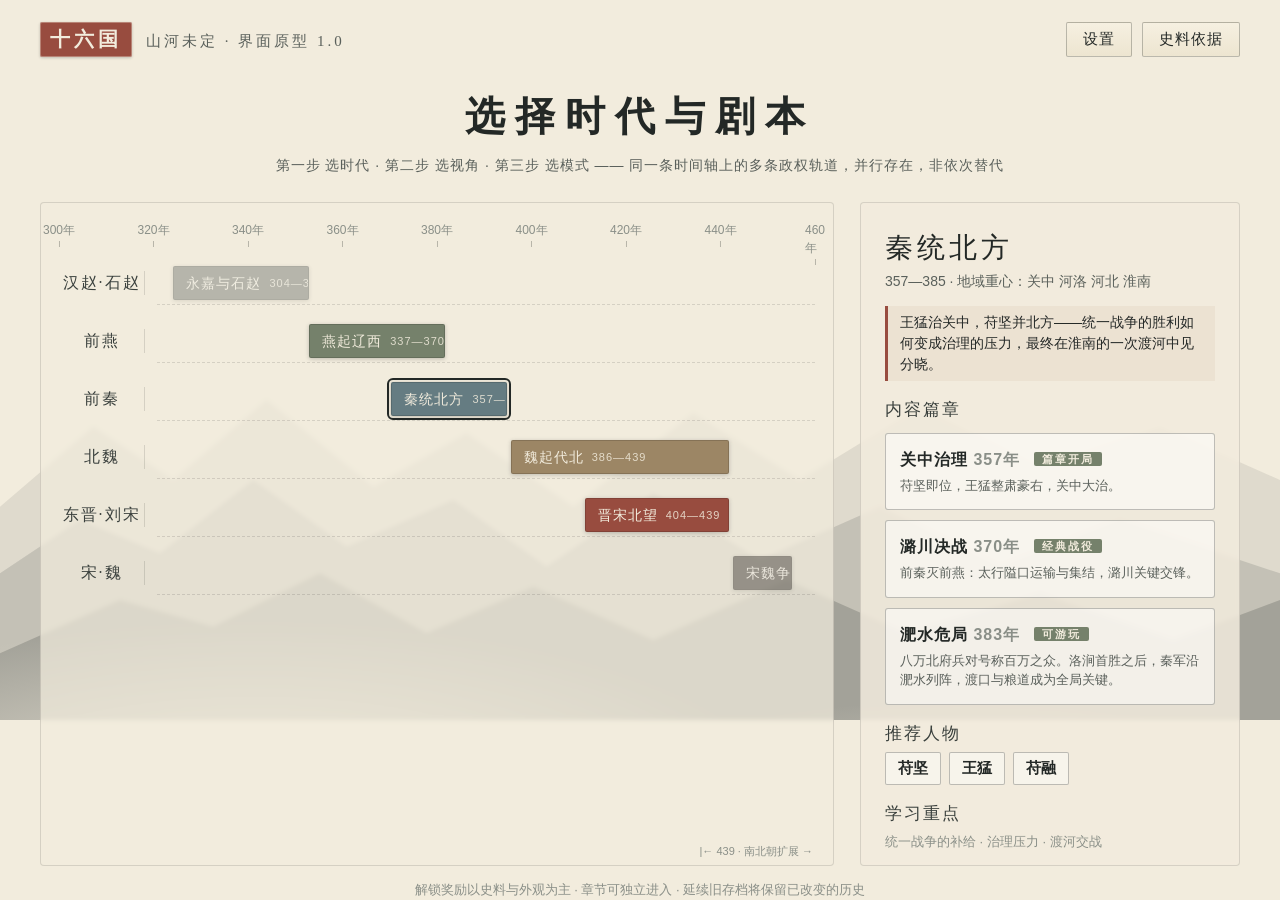
<file: index.html>
<!DOCTYPE html>
<html lang="zh-CN">
<head>
<meta charset="UTF-8">
<meta name="viewport" content="width=device-width, initial-scale=1.0">
<title>十六国 · 山河未定 — 3D界面原型</title>
<link rel="stylesheet" href="css/main.css">
</head>
<body data-uiscale="100">

<!-- ══════════ 时代与剧本选择 ══════════ -->
<section id="screen-chapter" class="screen active">
  <div class="ink-bg" aria-hidden="true">
    <svg class="ink-mountains" viewBox="0 0 1920 1080" preserveAspectRatio="xMidYMax slice">
      <g class="m-far">
        <path d="M0,760 L140,640 260,720 400,600 560,730 700,650 860,760 1040,620 1200,720 1380,610 1560,700 1740,640 1920,720 1920,1080 0,1080 Z"/>
      </g>
      <g class="m-mid">
        <path d="M0,860 L120,780 240,830 380,720 520,820 680,750 820,850 980,740 1140,840 1320,760 1500,850 1680,780 1920,860 1920,1080 0,1080 Z"/>
      </g>
      <g class="m-near">
        <path d="M0,980 L180,900 320,940 480,860 640,950 800,880 980,960 1180,870 1360,950 1560,890 1760,960 1920,900 1920,1080 0,1080 Z"/>
      </g>
    </svg>
    <div class="mist"></div>
  </div>

  <header class="ch-head">
    <div class="brand">
      <span class="seal">十六国</span>
      <span class="brand-sub">山河未定 · 界面原型 1.0</span>
    </div>
    <div class="ch-head-right">
      <button class="btn btn-ghost" id="btn-settings">设置</button>
      <button class="btn btn-ghost" id="btn-about">史料依据</button>
    </div>
  </header>

  <div class="ch-title">
    <h1>选择时代与剧本</h1>
    <p class="ch-title-sub">第一步 选时代 · 第二步 选视角 · 第三步 选模式 —— 同一条时间轴上的多条政权轨道，并行存在，非依次替代</p>
  </div>

  <div class="ch-body">
    <!-- 多轨时间轴 -->
    <div class="timeline-wrap">
      <div class="timeline-ruler" id="tl-ruler"></div>
      <div class="timeline-tracks" id="tl-tracks"></div>
      <div class="tl-ext-mark" title="439年以后为南北朝扩展">|← 439 · 南北朝扩展 →</div>
    </div>

    <div class="ch-detail" id="ch-detail">
      <div class="ch-detail-empty">
        <p>点击上方政权轨道上的篇章，查看剧本详情</p>
        <p class="dim">时代框架覆盖 304—439 年的十六国；淝水切片可直接游玩</p>
      </div>
    </div>
  </div>

  <footer class="ch-foot">
    <p class="dim">解锁奖励以史料与外观为主 · 章节可独立进入 · 延续旧存档将保留已改变的历史</p>
  </footer>
</section>

<!-- ══════════ 战略主界面 ══════════ -->
<section id="screen-strategy" class="screen">
  <div id="map-wrap">
    <canvas id="gl"></canvas>
    <div id="map-labels"></div>
    <div id="map-vignette"></div>

    <div id="breadcrumb">
      <span class="crumb" data-level="world">天下</span><i>／</i><span class="crumb" data-level="theater">淮南</span><i>／</i><span class="crumb" data-level="site">寿阳</span>
      <span class="bc-hint" id="bc-hint">滚轮缩放 · 中键拖拽 · Q/E 旋转 · Home 复位北向</span>
    </div>

    <div id="map-hud-right">
      <div class="hud-layer-btns">
        <button class="hud-btn active" id="hud-terrain" title="地形属性层">地</button>
        <button class="hud-btn" id="hud-supply" title="粮道与补给层">粮</button>
        <button class="hud-btn" id="hud-intel" title="情报状态层">侦</button>
        <button class="hud-btn" id="hud-weather" title="季节与天气层">候</button>
      </div>
      <div class="hud-legend" id="hud-legend"></div>
    </div>

    <div id="minimap">
      <div class="mm-title">小地图 · 天下</div>
      <canvas id="mm-canvas" width="200" height="128"></canvas>
      <div class="mm-rect" id="mm-rect"></div>
    </div>

    <div id="settle-overlay" class="hidden">
      <div class="settle-card">
        <h3>回合结算 <span class="dim" id="settle-turn"></span></h3>
        <div class="settle-log" id="settle-log"></div>
        <div class="settle-actions">
          <button class="btn btn-ghost" id="settle-skip">跳过动画</button>
          <button class="btn btn-primary" id="settle-done">继续筹划</button>
        </div>
      </div>
    </div>
  </div>

  <!-- 顶部状态栏 72px -->
  <header id="topbar">
    <div class="tb-brand">
      <span class="seal">十六国</span>
      <span class="tb-sub">山河未定</span>
    </div>
    <div class="tb-date">
      <span id="tb-year">383年</span><span class="tb-season" id="tb-season">秋</span>
      <span class="tb-div">·</span>
      <span id="tb-faction" class="fac-jin">东晋</span>
      <span class="tb-div">·</span>
      <span id="tb-phase">筹划阶段</span>
      <span class="tb-div">·</span>
      <span id="tb-turn" class="dim">第1回合</span>
    </div>
    <div class="tb-res" id="tb-res">
      <div class="res" id="res-grain" tabindex="0">
        <svg viewBox="0 0 24 24" class="res-ico"><path d="M12 3c-2 3-6 4-6 9a6 6 0 0 0 12 0c0-5-4-6-6-9Zm0 16v-6m-3 3 3-3 3 3" fill="none" stroke="currentColor" stroke-width="1.6" stroke-linecap="round" stroke-linejoin="round"/></svg>
        <b id="res-grain-v">12,400</b><span class="res-unit">石 · 粮秣</span>
      </div>
      <div class="res" id="res-gold" tabindex="0">
        <svg viewBox="0 0 24 24" class="res-ico"><circle cx="12" cy="12" r="8" fill="none" stroke="currentColor" stroke-width="1.6"/><path d="M9 9h6m-6 3h6m-3-3v8" stroke="currentColor" stroke-width="1.6" stroke-linecap="round" fill="none"/></svg>
        <b id="res-gold-v">3,800</b><span class="res-unit">钱 · 库帑</span>
      </div>
      <div class="res" id="res-troops" tabindex="0">
        <svg viewBox="0 0 24 24" class="res-ico"><path d="M5 21v-8l7-5 7 5v8h-5v-5h-4v5Z" fill="none" stroke="currentColor" stroke-width="1.6" stroke-linejoin="round"/></svg>
        <b id="res-troops-v">9,500</b><span class="res-unit">人 · 可用兵力</span>
      </div>
      <div class="res res-todo" id="res-todo" tabindex="0">
        <svg viewBox="0 0 24 24" class="res-ico"><rect x="5" y="4" width="14" height="17" rx="1.5" fill="none" stroke="currentColor" stroke-width="1.6"/><path d="M9 2h6v4H9zM8.5 11l2 2 4-4M8.5 16.5l2 2 4-4" fill="none" stroke="currentColor" stroke-width="1.6" stroke-linecap="round" stroke-linejoin="round"/></svg>
        <b id="res-todo-v">3</b><span class="res-unit">待办</span>
      </div>
    </div>
    <div class="tb-btns">
      <button class="btn btn-ghost tb-ico" id="btn-save" title="存档">存</button>
      <button class="btn btn-ghost tb-ico" id="btn-settings2" title="设置">设</button>
      <button class="btn btn-ghost tb-ico" id="btn-tochapter" title="返回时代选择">时</button>
    </div>
  </header>

  <!-- 左侧地域栏 240px -->
  <aside id="left-panel">
    <div class="lp-tabs">
      <button class="lp-tab active" data-tab="region">地域</button>
      <button class="lp-tab" data-tab="legion">军团</button>
      <button class="lp-tab" data-tab="todo">待办</button>
      <button class="lp-fold" id="lp-fold" title="折叠">〈</button>
    </div>
    <div class="lp-body" id="lp-body"></div>
  </aside>
  <button id="lp-unfold" class="hidden" title="展开地域栏">〉</button>

  <!-- 右侧情报栏 340px -->
  <aside id="right-panel">
    <div class="rp-tabs">
      <button class="rp-tab active" data-tab="intel">侦报</button>
      <button class="rp-tab" data-tab="council">军议</button>
      <button class="rp-tab" data-tab="log">军需</button>
    </div>
    <div class="rp-body" id="rp-body"></div>
  </aside>

  <!-- 底部命令栏 136px -->
  <footer id="command-bar">
    <div class="cb-context" id="cb-context">未选中对象 —— 点击地图中的城池或军团</div>
    <div class="cb-btns" id="cb-btns"></div>
    <div class="cb-note" id="cb-note"></div>
  </footer>

  <!-- 推进回合 -->
  <button id="end-turn">
    <span class="et-main">推进回合</span>
    <span class="et-sub" id="et-sub">先检查待处理军令</span>
  </button>
  <div id="et-preview" class="hidden"></div>
</section>

<!-- ══════════ 即时交锋 ══════════ -->
<section id="screen-battle" class="screen">
  <div id="bt-wrap">
    <canvas id="bt-gl"></canvas>
    <div id="bt-labels"></div>
  </div>
  <!-- 上方目标条 -->
  <header id="bt-topbar">
    <div class="bt-goal">
      <span class="bt-goal-label">任务</span>
      <span id="bt-goal-text">护送运输队通过淝水渡口</span>
      <span class="bt-goal-stage" id="bt-stage">第一阶段 · 接敌</span>
    </div>
    <div class="bt-goal-opt" id="bt-goal-opt">可选 · 保存辎重过半 · 伤员撤离</div>
    <div class="bt-clock">
      <button class="btn bt-speed" data-speed="0">暂停 (空格)</button>
      <button class="btn bt-speed" data-speed="0.5">0.5×</button>
      <button class="btn bt-speed active" data-speed="1">1×</button>
      <button class="btn bt-speed" data-speed="2">2×</button>
      <span id="bt-timer">00:00</span>
    </div>
  </header>
  <!-- 侧边军情 最多两条 -->
  <aside id="bt-intel">
    <div class="bt-intel-title">军情</div>
    <div id="bt-intel-list"></div>
  </aside>
  <!-- 下方部队栏 -->
  <footer id="bt-unitbar">
    <div id="bt-units"></div>
  </footer>
  <!-- 右侧命令区 -->
  <aside id="bt-commands">
    <div class="btc-title" id="btc-title">军令 —— 刘牢之 · 护粮都督</div>
    <div id="btc-btns"></div>
    <div class="btc-note" id="btc-note">统一控制队伍，不逐兵操作。命令将显示「已收到/正在执行/受阻」。</div>
    <div class="btc-scope">
      <label><input type="checkbox" id="bt-takeover" checked> 以现场将领视角接管（遵守其视野与权限，无全图情报）</label>
    </div>
    <button class="btn btn-danger" id="bt-retreat-all">全军撤退</button>
  </aside>
  <div id="bt-result" class="hidden">
    <div class="btr-card">
      <h3 id="btr-title">交锋结束</h3>
      <div id="btr-body"></div>
      <button class="btn btn-primary" id="btr-ok">查看战报</button>
    </div>
  </div>
</section>

<!-- ══════════ 覆盖层：城池 / 军团 / 军议 / 战报 / 人物 ══════════ -->
<div id="overlay-root"></div>
<div id="toast-root"></div>
<div id="fader"></div>

<!-- 设置 -->
<div id="modal-settings" class="modal hidden">
  <div class="modal-card">
    <h3>设置</h3>
    <div class="set-row"><span>界面缩放</span>
      <div class="seg" id="seg-uiscale">
        <button data-v="100" class="active">100%</button><button data-v="125">125%</button><button data-v="150">150%</button>
      </div>
    </div>
    <div class="set-row"><span>减少动态效果</span><label class="switch"><input type="checkbox" id="set-reduce"><i></i></label></div>
    <div class="set-row"><span>高对比地图</span><label class="switch"><input type="checkbox" id="set-hicon"><i></i></label></div>
    <div class="set-row"><span>提示音</span><label class="switch"><input type="checkbox" id="set-sound" checked><i></i></label></div>
    <div class="set-row"><span>镜头转场</span>
      <div class="seg" id="seg-cam">
        <button data-v="fast" class="active">即时</button><button data-v="anim">0.4—0.8秒</button>
      </div>
    </div>
    <div class="set-keys">
      <b>键位</b> 滚轮缩放 · 中键拖拽 · Q/E 旋转 · Home 复位北向 · Esc 返回上层 · 空格 战术暂停
    </div>
    <div class="modal-actions"><button class="btn btn-primary" id="set-close">关闭</button></div>
  </div>
</div>

<!-- 史料依据 -->
<div id="modal-about" class="modal hidden">
  <div class="modal-card modal-wide">
    <h3>史料依据与界面原型说明</h3>
    <div class="about-body">
      <p>本原型依据《五胡十六国游戏3D界面与内容扩展设计方案》制作，为<b>阶段一「界面骨架」+ 阶段三「可玩闭环」切片</b>：时代选择、战区、城池、军议、战斗、战报六个关键页面完整可走通。</p>
      <p>时代框架覆盖 304—439 年；439 年后标注为南北朝扩展。刘宋自 420 年开始，刘裕此前事迹仍显示东晋身份。王猛卒于 375 年，383 年军议中不会作为在场谋士发言。</p>
      <p class="dim">界面数值均为交互占位，不代表真实历史兵力与地理；战役机制属于游戏设计，不等同于史料原文。正式制作需另行考据。</p>
    </div>
    <div class="modal-actions"><button class="btn btn-primary" id="about-close">关闭</button></div>
  </div>
</div>

<script>window.__errs = []; window.onerror = function (m, s, l, c) { window.__errs.push(m + ' @' + (s || '').split('/').pop() + ':' + l + ':' + c); return false; };</script>
<script src="js/lib/three.min.js"></script>
<script src="js/data.js"></script>
<script src="js/state.js"></script>
<script src="js/audio.js"></script>
<script src="js/map3d.js"></script>
<script src="js/battle.js"></script>
<script src="js/ui.js"></script>
<script src="js/main.js"></script>
</body>
</html>
</file>
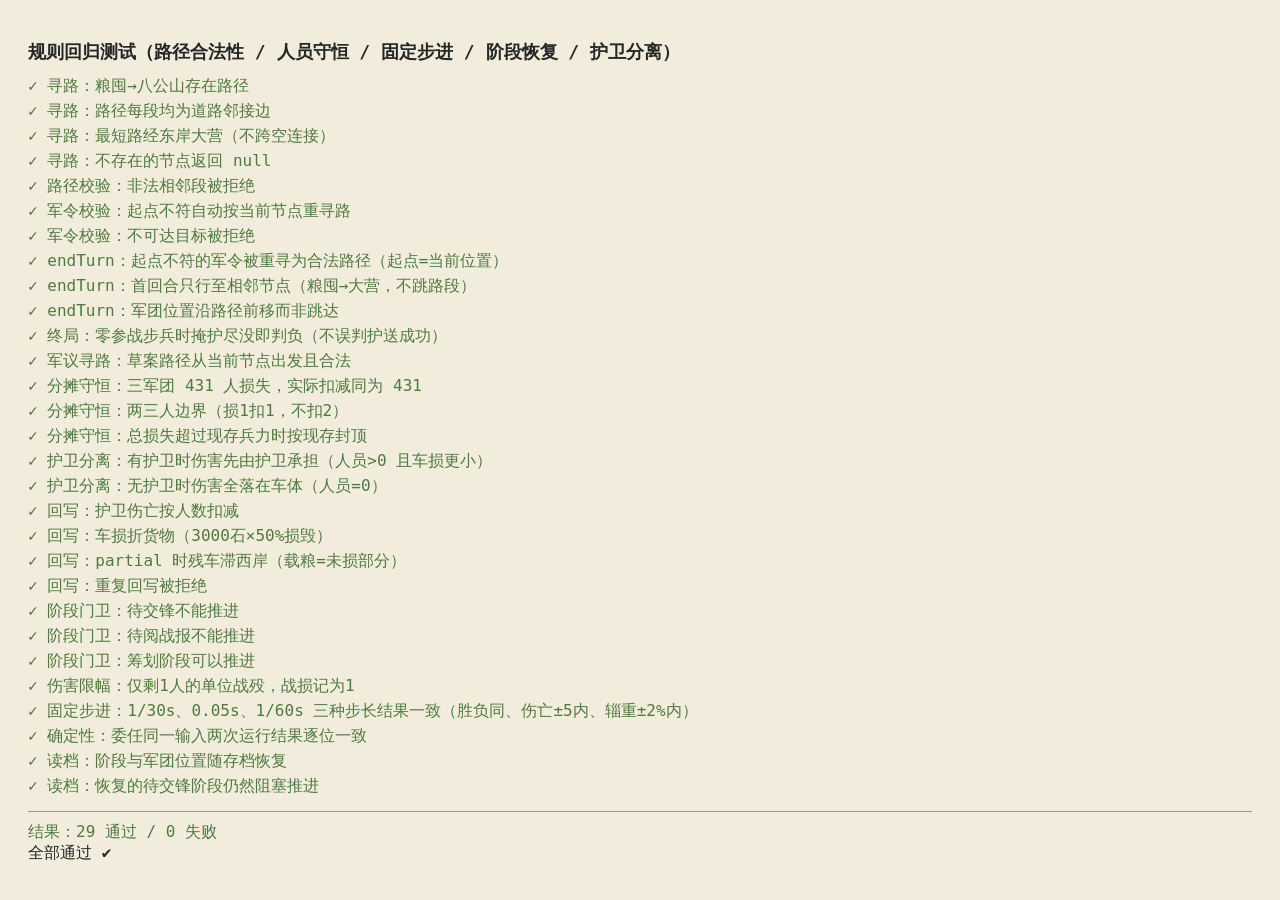
<file: test/regression.html>
<!DOCTYPE html>
<html lang="zh-CN">
<head>
<meta charset="UTF-8">
<title>十六国 · 山河未定 — 规则回归测试</title>
<style>
  body { font-family: Consolas, "Microsoft YaHei", monospace; background: #F2ECDD; color: #232826; padding: 20px; }
  h1 { font-size: 18px; }
  .pass { color: #4E7A3F; }
  .fail { color: #984C3F; font-weight: bold; }
  .case { margin: 4px 0; }
  #summary { margin-top: 14px; font-size: 16px; border-top: 1px solid #999; padding-top: 10px; }
</style>
</head>
<body>
<h1>规则回归测试（路径合法性 / 人员守恒 / 固定步进 / 阶段恢复 / 护卫分离）</h1>
<div id="out"></div>
<div id="summary">运行中…</div>
<script src="../js/data.js"></script>
<script src="../js/state.js"></script>
<script src="../js/battle.js"></script>
<script src="regression.js"></script>
</body>
</html>
</file>
<file: css/main.css>
/* ═══════════════════════════════════════════════════════════
   十六国 · 山河未定 — 纸面水墨 UI
   色板: 纸白#F2ECDD 墨#232826 石青#657C82 草木#75816B 土#9C8665 朱砂#984C3F
   基准画布 1920×1080: 顶栏72px 左栏240px 右栏340px 底栏136px
   ═══════════════════════════════════════════════════════════ */

:root {
  --paper: #F2ECDD;
  --paper-2: #EAE2CE;
  --paper-3: #E1D7BE;
  --ink: #232826;
  --ink-2: #3A403D;
  --ink-3: #5A605B;
  --ink-dim: #8A8F88;
  --shiqing: #657C82;
  --caomu: #75816B;
  --tu: #9C8665;
  --zhusha: #984C3F;
  --zhusha-2: #B25E4E;
  --jing: #984C3F;      /* 东晋 · 朱砂 */
  --qin: #657C82;       /* 前秦 · 石青 */
  --yan: #75816B;       /* 前燕 · 草木 */
  --wei: #9C8665;       /* 北魏 · 土 */
  --song: #4A4438;      /* 刘宋 · 玄墨 */
  --line: rgba(35,40,38,.28);
  --line-2: rgba(35,40,38,.14);
  --shadow: 0 2px 14px rgba(35,40,38,.14);
  --f-title: "KaiTi","STKaiti","楷体","Noto Serif SC",serif;
  --f-body: "Microsoft YaHei","PingFang SC","Noto Sans SC",sans-serif;
}
/* UI 缩放：界面栏整体缩放，地图不受影响 */
:root { --uis: 1; }
body[data-uiscale="125"] { --uis: 1.25; }
body[data-uiscale="150"] { --uis: 1.5; }
#topbar { zoom: var(--uis); width: calc(100vw / var(--uis)); }
#left-panel { zoom: var(--uis); }
#right-panel { zoom: var(--uis); }
#command-bar { zoom: var(--uis); width: calc(100vw / var(--uis)); }
#end-turn { zoom: var(--uis); }
#et-preview { zoom: var(--uis); }
#minimap { zoom: var(--uis); }
#breadcrumb { zoom: var(--uis); }
#map-hud-right { zoom: var(--uis); }
#lp-unfold { zoom: var(--uis); }

* { margin:0; padding:0; box-sizing:border-box; }
html,body { height:100%; overflow:hidden; }
body {
  font-family: var(--f-body);
  color: var(--ink);
  background: var(--paper);
  font-size: 16px;
  line-height: 1.5;
  user-select: none;
}
button { font-family: inherit; color: inherit; background:none; border:none; cursor:pointer; }
button:focus-visible, [tabindex]:focus-visible { outline: 2px solid var(--zhusha); outline-offset: 2px; }
.dim { color: var(--ink-dim); }
.hidden { display: none !important; }

/* 纸纹理 */
.paper-tex::before {
  content:""; position:absolute; inset:0; pointer-events:none; opacity:.5;
  background-image: url("data:image/svg+xml,%3Csvg xmlns='http://www.w3.org/2000/svg' width='240' height='240'%3E%3Cfilter id='n'%3E%3CfeTurbulence type='fractalNoise' baseFrequency='0.9' numOctaves='2'/%3E%3CfeColorMatrix values='0 0 0 0 0.14 0 0 0 0 0.16 0 0 0 0 0.15 0 0 0 0.05 0'/%3E%3C/filter%3E%3Crect width='240' height='240' filter='url(%23n)'/%3E%3C/svg%3E");
}

.screen { position:fixed; inset:0; display:none; }
.screen.active { display:block; }

/* ═══════════ 通用按钮（默认/悬停/选中/禁用/等待/失败） ═══════════ */
.btn {
  display:inline-flex; align-items:center; gap:6px;
  padding: 7px 16px; font-size:15px; letter-spacing:1px;
  border:1px solid var(--line); border-radius:2px;
  background: linear-gradient(180deg, #F6F0E1, #EDE5D0);
  transition: all .15s ease; position:relative;
}
.btn:hover { border-color: var(--ink-3); background:#F7F1E2; box-shadow: var(--shadow); }
.btn:active { transform: translateY(1px); }
.btn.selected { border-color: var(--zhusha); color: var(--zhusha); background:#F4EADF; box-shadow: inset 0 0 0 1px var(--zhusha); }
.btn.primary { background: var(--zhusha); color:#F6EFE2; border-color:#7E3B30; }
.btn.primary:hover { background:#A65749; }
.btn.ghost { background:transparent; }
.btn.danger { background:#8E4034; color:#F6EFE2; border-color:#6E2F25; }
.btn.disabled, .btn[disabled] {
  opacity:.45; cursor:not-allowed; filter:grayscale(.4); box-shadow:none;
}
.btn.disabled:hover { border-color: var(--line); background: linear-gradient(180deg, #F6F0E1, #EDE5D0); }
.btn.waiting { position:relative; color:var(--ink-3); }
.btn.waiting::after {
  content:""; width:10px; height:10px; border:2px solid var(--shiqing);
  border-top-color:transparent; border-radius:50%;
  animation: spin 1s linear infinite;
}
@keyframes spin { to { transform: rotate(360deg); } }
.btn.fail { border-color: var(--zhusha); background:#F1E0DC; color: var(--zhusha); }
.btn .reason { font-size:12px; color: var(--ink-dim); letter-spacing:0; }

/* 印章 */
.seal {
  font-family: var(--f-title); font-weight:700;
  color:#F2ECDD; background: var(--zhusha);
  padding: 2px 10px 3px; letter-spacing:4px; font-size:20px;
  border-radius:2px; box-shadow: inset 0 0 0 1px rgba(242,236,221,.35), 0 1px 3px rgba(0,0,0,.2);
  writing-mode: horizontal-tb;
}

/* ═════════════════ 时代与剧本选择 ═════════════════ */
#screen-chapter { background: var(--paper); }
.ink-bg { position:absolute; inset:0; overflow:hidden; pointer-events:none; }
.ink-mountains path { fill: var(--ink-2); }
.m-far path { opacity:.10; }
.m-mid path { opacity:.16; }
.m-near path { opacity:.24; }
.mist {
  position:absolute; inset:0;
  background:
    radial-gradient(60% 30% at 20% 90%, rgba(242,236,221,.9), transparent 70%),
    radial-gradient(50% 26% at 75% 96%, rgba(242,236,221,.8), transparent 70%);
}
.ch-head {
  position:relative; z-index:2; display:flex; justify-content:space-between; align-items:center;
  padding: 22px 40px;
}
.brand { display:flex; align-items:baseline; gap:14px; }
.brand-sub { font-family: var(--f-title); letter-spacing:3px; color:var(--ink-3); font-size:15px; }
.ch-head-right { display:flex; gap:10px; }
.ch-title { position:relative; z-index:2; text-align:center; margin-top: 8px; }
.ch-title h1 { font-family: var(--f-title); font-size:40px; letter-spacing:10px; font-weight:600; }
.ch-title-sub { margin-top:8px; color:var(--ink-3); font-size:14px; letter-spacing:1px; }
.ch-body {
  position:relative; z-index:2; display:grid; grid-template-columns: 1fr 380px;
  gap:26px; padding: 26px 40px 0; height: calc(100% - 210px);
}
.ch-foot { position:relative; z-index:2; text-align:center; padding:14px; font-size:13px; }

/* 多轨时间轴 */
.timeline-wrap {
  position:relative; background: rgba(242,236,221,.72); border:1px solid var(--line-2);
  border-radius:4px; padding:18px 18px 30px; backdrop-filter: blur(2px); overflow:auto;
}
.timeline-ruler { position:relative; height:26px; margin-bottom:6px; }
.tl-tick { position:absolute; top:0; font-size:12px; color:var(--ink-dim); transform:translateX(-50%); }
.tl-tick::after { content:""; display:block; width:1px; height:6px; background:var(--line); margin:2px auto 0; }
.timeline-tracks { position:relative; }
.tl-track { display:flex; align-items:center; margin:14px 0; height:44px; }
.tl-track-label {
  width:86px; flex:none; text-align:center; font-family:var(--f-title); font-size:16px;
  color:var(--ink-2); border-right:1px solid var(--line-2); margin-right:12px; letter-spacing:2px;
}
.tl-track-lane { position:relative; flex:1; height:44px; border-bottom:1px dashed var(--line-2); }
.tl-chapter {
  position:absolute; top:5px; height:34px; border-radius:2px;
  display:flex; align-items:center; padding:0 12px; gap:8px;
  color:#F2ECDD; font-size:14px; letter-spacing:1px; cursor:pointer;
  border:1px solid rgba(0,0,0,.15); box-shadow: 0 1px 4px rgba(35,40,38,.25);
  transition: transform .12s ease, box-shadow .12s ease; overflow:hidden; white-space:nowrap;
}
.tl-chapter:hover { transform: translateY(-2px); box-shadow: 0 4px 10px rgba(35,40,38,.3); }
.tl-chapter.selected { outline:2px solid var(--ink); outline-offset:2px; }
.tl-chapter .years { font-size:11px; opacity:.85; }
.tl-chapter.locked { opacity:.5; cursor:not-allowed; filter:grayscale(.5); }
.tl-chapter.locked::after { content:"后续补篇"; font-size:11px; margin-left:6px; }
.tl-ext-mark { position:absolute; right:20px; bottom:6px; font-size:11px; color:var(--ink-dim); }

/* 章节详情 */
.ch-detail {
  background: rgba(242,236,221,.85); border:1px solid var(--line-2); border-radius:4px;
  padding:24px; overflow:auto; backdrop-filter: blur(2px);
}
.ch-detail-empty { text-align:center; margin-top:80px; line-height:2.2; color:var(--ink-3); }
.cd-title { font-family:var(--f-title); font-size:28px; letter-spacing:4px; margin-bottom:2px; }
.cd-years { color:var(--ink-3); font-size:14px; margin-bottom:14px; }
.cd-tagline { border-left:3px solid var(--zhusha); padding:6px 12px; margin:12px 0 16px; background:rgba(152,76,63,.06); font-size:14px; }
.cd-sec { margin:16px 0 6px; font-family:var(--f-title); font-size:17px; letter-spacing:2px; color:var(--ink-2); }
.cd-chars { display:flex; flex-wrap:wrap; gap:8px; }
.cd-char {
  border:1px solid var(--line); padding:4px 12px; border-radius:2px; font-size:13px;
  background:rgba(255,255,255,.4); cursor:default;
}
.cd-char b { font-family:var(--f-title); font-size:15px; }
.cd-scen {
  border:1px solid var(--line); border-radius:3px; padding:14px; margin:10px 0;
  background:rgba(255,255,255,.5); cursor:pointer; transition:all .15s;
}
.cd-scen:hover { border-color: var(--zhusha); }
.cd-scen.selected { border-color: var(--zhusha); box-shadow: inset 0 0 0 1px var(--zhusha); background:#F4EADF; }
.cd-scen h4 { font-size:16px; letter-spacing:1px; }
.cd-scen h4 .badge { font-size:11px; background:var(--caomu); color:#F2ECDD; padding:1px 8px; border-radius:2px; margin-left:8px; letter-spacing:2px; vertical-align:2px; }
.cd-scen h4 .badge.ext { background: var(--tu); }
.cd-scen p { font-size:13px; color:var(--ink-3); margin-top:4px; }
.cd-view-pick { display:flex; gap:10px; margin:10px 0; }
.cd-mode-pick { display:flex; gap:10px; margin:10px 0 16px; }
.cd-start-row { display:flex; gap:12px; align-items:center; }
.cd-start-row .dim { font-size:12px; }

/* ═════════════════ 战略主界面 ═════════════════ */
#screen-strategy { background:#E7DFC9; }
#map-wrap { position:absolute; inset:0; overflow:hidden; }
#gl { position:absolute; inset:0; width:100%; height:100%; display:block; cursor:grab; }
#gl.picking { cursor:pointer; }
#gl.panning { cursor:grabbing; }
#map-labels { position:absolute; inset:0; pointer-events:none; overflow:hidden; }
.map-label {
  position:absolute; transform:translate(-50%,-100%); pointer-events:auto; cursor:pointer;
  font-family:var(--f-title); color:var(--ink); text-shadow: 0 0 6px rgba(242,236,221,.95), 0 0 2px rgba(242,236,221,.9);
  white-space:nowrap; transition: opacity .2s;
}
.map-label.city { font-size:20px; letter-spacing:2px; }
.map-label.city .pin { color: var(--zhusha); }
.map-label.node { font-size:14px; color:var(--ink-2); letter-spacing:1px; }
.map-label.legion { font-size:13px; letter-spacing:1px; padding:1px 8px; border:1px solid; border-radius:2px; background:rgba(242,236,221,.8); }
.map-label.region-name { font-size:26px; letter-spacing:8px; opacity:.55; font-weight:600; }
.map-label.dimmed { opacity:.35; }
.map-label .sub { display:block; font-family:var(--f-body); font-size:11px; text-align:center; color:var(--ink-3); }
#map-vignette { position:absolute; inset:0; pointer-events:none;
  box-shadow: inset 0 0 180px rgba(35,40,38,.35); }

/* 面包屑 */
#breadcrumb {
  position:absolute; top:84px; left:254px; z-index:5;
  font-family:var(--f-title); font-size:16px; letter-spacing:2px; color:var(--ink-2);
  display:flex; align-items:center; gap:8px;
}
#breadcrumb .crumb { cursor:pointer; opacity:.55; }
#breadcrumb .crumb.on { opacity:1; color:var(--zhusha); border-bottom:1px solid var(--zhusha); }
#breadcrumb i { font-style:normal; color:var(--ink-dim); font-size:13px; }
.bc-hint { font-family:var(--f-body); font-size:11px; color:var(--ink-dim); letter-spacing:.5px; margin-left:14px; opacity:.8; }

/* 地图HUD */
#map-hud-right { position:absolute; right:354px; top:84px; z-index:5; display:flex; flex-direction:column; align-items:flex-end; gap:8px; }
.hud-layer-btns { display:flex; gap:6px; }
.hud-btn {
  width:34px; height:34px; border:1px solid var(--line); border-radius:2px;
  font-family:var(--f-title); font-size:16px; color:var(--ink-2);
  background: rgba(242,236,221,.85);
}
.hud-btn:hover { border-color:var(--ink-3); }
.hud-btn.active { background:var(--ink); color:var(--paper); border-color:var(--ink); }
.hud-legend {
  background: rgba(242,236,221,.9); border:1px solid var(--line-2); border-radius:3px;
  padding:8px 12px; font-size:12px; color:var(--ink-2); max-width:220px; line-height:1.7;
}

/* 小地图 */
#minimap {
  position:absolute; left:254px; bottom:150px; z-index:5;
  background: rgba(242,236,221,.9); border:1px solid var(--line-2); border-radius:3px;
  padding:8px 10px 10px; width:220px;
}
.mm-title { font-size:11px; color:var(--ink-dim); letter-spacing:1px; margin-bottom:5px; }
#mm-canvas { display:block; width:200px; height:128px; border:1px solid var(--line-2); }
.mm-rect { position:absolute; border:1px solid var(--zhusha); pointer-events:none; }

/* 顶栏 72px */
#topbar {
  position:absolute; top:0; left:0; right:0; height:72px; z-index:10;
  display:flex; align-items:center; gap:22px; padding:0 22px;
  background: linear-gradient(180deg, rgba(242,236,221,.97), rgba(238,231,214,.94));
  border-bottom: 1px solid var(--line); box-shadow: 0 1px 8px rgba(35,40,38,.18);
}
.tb-brand { display:flex; align-items:center; gap:12px; }
.tb-sub { font-family:var(--f-title); letter-spacing:3px; color:var(--ink-3); font-size:14px; }
.tb-date { display:flex; align-items:baseline; gap:10px; font-size:18px; letter-spacing:1px; white-space:nowrap; }
/* 大缩放下收纳次要文字，避免顶栏溢出 */
body[data-uiscale="125"] .tb-sub, body[data-uiscale="150"] .tb-sub { display:none; }
body[data-uiscale="150"] .res-unit { display:none; }
body[data-uiscale="150"] .res { padding:4px 6px; }
body[data-uiscale="150"] .bc-hint { display:none; }
#tb-year { font-family:var(--f-title); font-size:24px; }
.tb-season { color: var(--zhusha); font-family: var(--f-title); font-size:20px; }
.tb-div { color:var(--line); }
#tb-faction { font-weight:600; letter-spacing:2px; }
.fac-jin { color:var(--jing); } .fac-qin { color:var(--qin); } .fac-yan { color:var(--yan); }
.fac-wei { color:var(--wei); } .fac-song { color:var(--song); }
.tb-res { margin-left:auto; display:flex; gap:20px; align-items:center; }
.res { display:flex; align-items:center; gap:7px; cursor:default; padding:6px 10px; border-radius:3px; border:1px solid transparent; }
.res:hover, .res:focus { background:rgba(255,255,255,.45); border-color:var(--line-2); }
.res b { font-size:21px; font-weight:600; letter-spacing:.5px; }
.res-unit { font-size:12px; color:var(--ink-dim); }
.res-ico { width:19px; height:19px; color:var(--ink-3); }
.res-todo b { color: var(--zhusha); }
.tb-btns { display:flex; gap:6px; }
.tb-ico { width:36px; height:36px; justify-content:center; padding:0; font-family:var(--f-title); }
.res-detail {
  position:absolute; top:64px; background:var(--paper); border:1px solid var(--line);
  border-radius:3px; box-shadow:var(--shadow); padding:12px 16px; font-size:13px; z-index:30;
  width:280px; line-height:1.9; color:var(--ink-2);
}
.res-detail b { color:var(--ink); }

/* 左栏 240px */
#left-panel {
  position:absolute; top:72px; bottom:136px; left:0; width:240px; z-index:8;
  background: linear-gradient(180deg, rgba(240,233,215,.96), rgba(236,228,207,.96));
  border-right:1px solid var(--line); display:flex; flex-direction:column;
  transition: margin-left .25s ease;
}
#left-panel.folded { margin-left:-240px; }
.lp-tabs { display:flex; border-bottom:1px solid var(--line-2); }
.lp-tab {
  flex:1; padding:12px 0 10px; font-family:var(--f-title); font-size:16px; letter-spacing:3px;
  color:var(--ink-3); border-bottom:2px solid transparent;
}
.lp-tab.active { color:var(--ink); border-bottom-color:var(--zhusha); }
.lp-fold { width:30px; font-size:12px; color:var(--ink-dim); }
#lp-unfold {
  position:absolute; top:84px; left:0; z-index:8; width:26px; height:64px;
  background: rgba(240,233,215,.95); border:1px solid var(--line); border-left:none;
  border-radius:0 3px 3px 0; color:var(--ink-3);
}
.lp-body { flex:1; overflow-y:auto; padding:10px 0 20px; }
.lp-body::-webkit-scrollbar { width:6px; }
.lp-body::-webkit-scrollbar-thumb { background:var(--line); border-radius:3px; }

/* 地域树 */
.tree-region { margin:2px 0; }
.tree-head {
  display:flex; align-items:center; gap:8px; padding:9px 12px 9px 14px; cursor:pointer;
  font-family:var(--f-title); font-size:16px; letter-spacing:2px; color:var(--ink-2);
}
.tree-head:hover { background:rgba(255,255,255,.4); }
.tree-head .arrow { font-size:10px; color:var(--ink-dim); transition:transform .15s; display:inline-block; }
.tree-region.open .tree-head .arrow { transform: rotate(90deg); }
.tree-head .fac-dot { width:9px; height:9px; border-radius:1px; flex:none; }
.tree-head .sum { margin-left:auto; font-family:var(--f-body); font-size:11px; color:var(--ink-dim); letter-spacing:0; }
.tree-children { display:none; padding:2px 0 6px; }
.tree-region.open .tree-children { display:block; }
.tree-item {
  display:flex; align-items:center; gap:8px; padding:7px 12px 7px 34px; cursor:pointer; font-size:14px;
  color:var(--ink-2); position:relative;
}
.tree-item:hover { background:rgba(255,255,255,.5); }
.tree-item.active { background:rgba(152,76,63,.1); color:var(--zhusha); }
.tree-item .ico { font-size:11px; width:16px; text-align:center; color:var(--ink-dim); }
.tree-item .meta { margin-left:auto; font-size:11px; color:var(--ink-dim); }
.tree-item .warnc { color:var(--zhusha); font-weight:600; }

/* 军团列表 */
.lg-card { margin:8px 12px; border:1px solid var(--line-2); border-radius:3px; padding:10px 12px; cursor:pointer; background:rgba(255,255,255,.35); }
.lg-card:hover { border-color:var(--line); }
.lg-card.active { border-color:var(--zhusha); box-shadow: inset 0 0 0 1px var(--zhusha); }
.lg-card h4 { font-size:15px; letter-spacing:1px; display:flex; align-items:center; gap:8px; }
.lg-flag { width:10px; height:14px; border-radius:1px; flex:none; }
.lg-card .lg-meta { font-size:12px; color:var(--ink-3); margin-top:5px; display:flex; gap:10px; flex-wrap:wrap; }
.lg-card .lg-status { font-size:11px; margin-top:5px; color:var(--caomu); }
.lg-card .lg-status.warn { color:var(--zhusha); }

/* 待办 */
.todo-item { margin:8px 12px; padding:10px 12px; border:1px solid var(--line-2); border-left:3px solid var(--zhusha); border-radius:2px; background:rgba(255,255,255,.4); cursor:pointer; font-size:13px; }
.todo-item:hover { border-color:var(--line); }
.todo-item b { display:block; font-size:14px; margin-bottom:3px; letter-spacing:1px; }
.todo-item .t-kind { font-size:11px; color:var(--ink-dim); }

/* 右栏 340px */
#right-panel {
  position:absolute; top:72px; bottom:136px; right:0; width:340px; z-index:8;
  background: linear-gradient(180deg, rgba(240,233,215,.96), rgba(236,228,207,.96));
  border-left:1px solid var(--line); display:flex; flex-direction:column;
}
.rp-tabs { display:flex; border-bottom:1px solid var(--line-2); }
.rp-tab { flex:1; padding:12px 0 10px; font-family:var(--f-title); font-size:17px; letter-spacing:4px; color:var(--ink-3); border-bottom:2px solid transparent; }
.rp-tab.active { color:var(--ink); border-bottom-color:var(--zhusha); }
.rp-tab .dot { display:inline-block; width:6px; height:6px; background:var(--zhusha); border-radius:50%; margin-left:4px; vertical-align:2px; }
.rp-body { flex:1; overflow-y:auto; padding:12px 14px 120px; }
.rp-body::-webkit-scrollbar { width:6px; }
.rp-body::-webkit-scrollbar-thumb { background:var(--line); border-radius:3px; }

/* 侦报卡 */
.intel-card { border:1px solid var(--line-2); border-radius:3px; background:rgba(255,255,255,.5); padding:12px 14px; margin-bottom:12px; }
.intel-card.unverified { border-left:3px solid var(--tu); }
.intel-card.confirmed { border-left:3px solid var(--shiqing); }
.intel-card.stale { border-left:3px solid var(--ink-dim); opacity:.75; }
.intel-card h4 { font-family:var(--f-title); font-size:18px; letter-spacing:2px; margin-bottom:8px; }
.intel-card .i-state { float:right; font-size:11px; padding:1px 8px; border-radius:2px; color:#F2ECDD; letter-spacing:1px; }
.i-state.unverified { background:var(--tu); }
.i-state.confirmed { background:var(--shiqing); }
.i-state.stale { background:var(--ink-dim); }
.intel-kv { font-size:13px; color:var(--ink-2); line-height:1.9; }
.intel-kv b { color:var(--ink-dim); font-weight:400; margin-right:4px; }
.intel-actions { display:flex; gap:8px; margin-top:10px; }
.intel-actions .btn { font-size:12px; padding:4px 10px; }
.intel-note { font-size:12px; color:var(--ink-dim); margin-top:8px; line-height:1.7; }

/* 方案卡 */
.proposal { border:1px solid var(--line); border-radius:3px; background:rgba(255,255,255,.55); padding:12px 14px; margin-bottom:12px; cursor:pointer; transition:all .15s; }
.proposal:hover { border-color:var(--ink-3); box-shadow:var(--shadow); }
.proposal.selected { border-color:var(--zhusha); box-shadow: inset 0 0 0 1px var(--zhusha), var(--shadow); background:#F4EADF; }
.proposal h4 { font-size:15px; letter-spacing:1px; display:flex; justify-content:space-between; align-items:center; }
.proposal h4 .p-kind { font-size:11px; color:var(--ink-dim); letter-spacing:0; font-weight:400; }
.proposal .p-row { font-size:12.5px; color:var(--ink-2); margin-top:6px; line-height:1.7; }
.proposal .p-row b { font-weight:400; color:var(--ink-dim); margin-right:4px; }
.proposal .p-preview { font-size:12px; color:var(--shiqing); margin-top:8px; }
.p-compare-note { font-size:12px; color:var(--ink-3); line-height:1.8; background:rgba(101,124,130,.08); border:1px dashed var(--shiqing); border-radius:3px; padding:8px 12px; margin:6px 0 14px; }

/* 军议卡 */
.council-intro { font-size:13px; color:var(--ink-2); line-height:1.9; margin-bottom:10px; }
.councilor { display:flex; gap:10px; border:1px solid var(--line-2); border-radius:3px; padding:10px 12px; margin-bottom:10px; background:rgba(255,255,255,.45); }
.councilor .c-ava { width:40px; height:40px; border-radius:2px; background:var(--paper-3); display:flex; align-items:center; justify-content:center; font-family:var(--f-title); font-size:20px; color:var(--ink-2); border:1px solid var(--line-2); flex:none; }
.councilor h5 { font-size:14px; letter-spacing:1px; }
.councilor .c-role { font-size:11px; color:var(--ink-dim); }
.councilor .c-view { font-size:12.5px; color:var(--ink-2); margin-top:4px; line-height:1.7; }
.councilor .c-view .ev { color:var(--shiqing); }
.councilor .c-view .unk { color:var(--ink-dim); }
.councilor.dead { opacity:.55; filter:grayscale(.6); }
.evidence-block { border-left:3px solid var(--shiqing); padding:6px 12px; margin:8px 0; font-size:13px; background:rgba(101,124,130,.07); }
.evidence-block .ev-meta { font-size:11px; color:var(--ink-dim); margin-top:3px; }
.ai-mark { font-size:10px; border:1px solid var(--shiqing); color:var(--shiqing); padding:0 5px; border-radius:2px; margin-left:6px; letter-spacing:1px; vertical-align:1px; }
.fact-mark { font-size:10px; border:1px solid var(--caomu); color:var(--caomu); padding:0 5px; border-radius:2px; margin-left:6px; letter-spacing:1px; vertical-align:1px; }

/* 军需 */
.log-item { font-size:13px; color:var(--ink-2); padding:8px 4px; border-bottom:1px dashed var(--line-2); line-height:1.8; }
.log-item .l-turn { color:var(--ink-dim); font-size:11px; margin-right:8px; }
.log-item .neg { color:var(--zhusha); }
.log-item .pos { color:var(--caomu); }

/* 底部命令栏 136px */
#command-bar {
  position:absolute; left:0; right:0; bottom:0; height:136px; z-index:10;
  background: linear-gradient(0deg, rgba(238,231,214,.98), rgba(242,236,221,.96));
  border-top:1px solid var(--line);
  display:flex; flex-direction:column; padding:10px 24px 12px;
}
.cb-context { font-size:13px; color:var(--ink-3); letter-spacing:1px; margin-bottom:8px; display:flex; align-items:center; gap:12px; }
.cb-context b { color:var(--ink); font-size:15px; font-family:var(--f-title); letter-spacing:2px; }
.cb-btns { display:flex; gap:12px; flex-wrap:wrap; }
.cb-btns .btn { min-width:104px; justify-content:center; flex-direction:column; gap:2px; padding:9px 18px; }
.cb-btns .btn .b-key { font-size:11px; color:var(--ink-dim); letter-spacing:0; }
.cb-note { margin-top:8px; font-size:12px; color:var(--ink-dim); }

/* 推进回合按钮 */
#end-turn {
  position:absolute; right:24px; bottom:152px; z-index:12;
  width:190px; padding:14px 0 12px; text-align:center;
  background: var(--zhusha); color:#F6EFE2; border:1px solid #7E3B30; border-radius:3px;
  box-shadow: 0 3px 12px rgba(126,59,48,.4); transition: all .15s;
}
#end-turn:hover { background:#A65749; transform:translateY(-1px); }
#end-turn.blocked { background:#7A7E79; border-color:#5A5E59; box-shadow:none; }
.et-main { display:block; font-family:var(--f-title); font-size:24px; letter-spacing:6px; }
.et-sub { display:block; font-size:11px; opacity:.85; margin-top:3px; letter-spacing:1px; }
#et-preview {
  position:absolute; right:24px; bottom:232px; z-index:12; width:300px;
  background:var(--paper); border:1px solid var(--line); border-radius:3px; box-shadow:var(--shadow);
  padding:12px 16px; font-size:13px; line-height:1.9; color:var(--ink-2);
}
#et-preview b { color:var(--ink); }
#et-preview .warn { color:var(--zhusha); }

/* 结算 */
#settle-overlay {
  position:absolute; inset:0; z-index:20; background:rgba(242,236,221,.55);
  display:flex; align-items:center; justify-content:center; backdrop-filter:blur(1px);
}
.settle-card {
  width:520px; background:var(--paper); border:1px solid var(--line); border-radius:4px;
  box-shadow: 0 8px 40px rgba(35,40,38,.3); padding:22px 26px;
}
.settle-card h3 { font-family:var(--f-title); font-size:22px; letter-spacing:4px; margin-bottom:14px; }
.settle-log { height:300px; overflow:hidden auto; font-size:14px; line-height:2.1; color:var(--ink-2); }
.settle-log .sl-line { opacity:0; transform:translateY(6px); animation: slin .4s ease forwards; }
.settle-log .sl-line.ev { color:var(--zhusha); }
.settle-log .sl-line.good { color:var(--caomu); }
@keyframes slin { to { opacity:1; transform:none; } }
.settle-actions { display:flex; justify-content:flex-end; gap:10px; margin-top:14px; }

/* ═════════════════ 覆盖层（城池/军团/军议/战报） ═════════════════ */
.ov-mask { position:fixed; inset:0; z-index:40; background:rgba(35,40,38,.35); display:flex; align-items:center; justify-content:center; }
.ov-card {
  position:relative; background:var(--paper); border:1px solid var(--line); border-radius:4px;
  box-shadow: 0 10px 50px rgba(35,40,38,.4); overflow:hidden;
  animation: ovin .25s ease;
}
@keyframes ovin { from { opacity:0; transform:scale(.97) translateY(8px); } }
.ov-close { position:absolute; top:10px; right:12px; z-index:5; width:34px; height:34px; font-size:18px; color:var(--ink-3); border:1px solid var(--line-2); border-radius:2px; background:rgba(242,236,221,.9); }
.ov-close:hover { color:var(--zhusha); border-color:var(--zhusha); }
.ov-backnote { position:absolute; top:16px; left:20px; z-index:5; font-size:11px; color:var(--ink-dim); letter-spacing:1px; }

/* 城池详情：上半3D 下半面板 */
#ov-city .ov-card { width:1240px; height:780px; }
.city-3d { position:relative; width:100%; height:400px; background: linear-gradient(180deg,#EAE2CE,#E4DAC2); }
.city-3d canvas { width:100%; height:100%; display:block; }
.city-3d .c3d-hint { position:absolute; left:16px; bottom:12px; font-size:11px; color:var(--ink-dim); letter-spacing:1px; }
.city-3d .c3d-title { position:absolute; left:20px; top:14px; font-family:var(--f-title); font-size:26px; letter-spacing:4px; text-shadow:0 0 8px rgba(242,236,221,.9); }
.city-3d .c3d-title .sub { font-family:var(--f-body); font-size:12px; color:var(--ink-3); letter-spacing:1px; margin-left:12px; }
.city-hot { position:absolute; transform:translate(-50%,-50%); pointer-events:auto; cursor:pointer; text-align:center; }
.city-hot .hot-pin {
  width:30px; height:30px; margin:0 auto; border-radius:50% 50% 50% 4px; transform:rotate(-45deg);
  background:var(--zhusha); border:2px solid #F2ECDD; box-shadow:0 2px 6px rgba(0,0,0,.3);
  display:flex; align-items:center; justify-content:center;
}
.city-hot .hot-pin i { transform:rotate(45deg); font-style:normal; color:#F2ECDD; font-size:13px; font-family:var(--f-title); }
.city-hot.active .hot-pin { background:var(--ink); }
.city-hot .hot-name { font-size:12px; color:var(--ink); text-shadow:0 0 5px rgba(242,236,221,.95); margin-top:4px; letter-spacing:2px; }
.city-hot.active .hot-name { color:var(--zhusha); font-weight:600; }
.city-panel { height:380px; display:flex; }
.city-tabs { width:190px; border-right:1px solid var(--line-2); padding:14px 0; flex:none; }
.city-tabs button { display:block; width:100%; text-align:left; padding:12px 22px; font-family:var(--f-title); font-size:17px; letter-spacing:3px; color:var(--ink-3); border-left:3px solid transparent; }
.city-tabs button:hover { background:rgba(255,255,255,.5); }
.city-tabs button.active { color:var(--zhusha); border-left-color:var(--zhusha); background:#F4EADF; }
.city-content { flex:1; overflow-y:auto; padding:18px 24px; }
.city-content h3 { font-family:var(--f-title); font-size:20px; letter-spacing:3px; margin-bottom:12px; }
.kv-table { width:100%; border-collapse:collapse; font-size:14px; }
.kv-table th, .kv-table td { border:1px solid var(--line-2); padding:8px 12px; text-align:left; }
.kv-table th { background:rgba(35,40,38,.05); font-weight:400; color:var(--ink-3); width:26%; }
.kv-table td b { font-size:16px; }
.kv-table .preview-col { color:var(--shiqing); font-size:12.5px; line-height:1.7; }
.kv-table .preview-col b { color:var(--shiqing); font-size:12.5px; }
.act-row { display:flex; gap:10px; margin-top:14px; align-items:center; flex-wrap:wrap; }
.act-row .dim { font-size:12px; }
.num-pos { color:var(--caomu); } .num-neg { color:var(--zhusha); }

/* 军团详情 */
#ov-legion .ov-card { width:1240px; height:720px; }
.lg-layout { display:grid; grid-template-columns: 300px 1fr 320px; height:100%; }
.lg-left { border-right:1px solid var(--line-2); padding:20px; overflow-y:auto; }
.lg-left h3, .lg-right h3 { font-family:var(--f-title); font-size:19px; letter-spacing:3px; margin-bottom:12px; }
.lg-gen { display:flex; gap:12px; align-items:center; margin-bottom:14px; }
.lg-gen .g-ava { width:56px; height:56px; border:1px solid var(--line); border-radius:3px; background:var(--paper-3); display:flex; align-items:center; justify-content:center; font-family:var(--f-title); font-size:26px; }
.lg-gen h4 { font-size:18px; font-family:var(--f-title); letter-spacing:2px; }
.lg-gen .g-title { font-size:12px; color:var(--ink-dim); }
.lg-stat { font-size:13.5px; line-height:2; color:var(--ink-2); }
.lg-stat b { font-size:16px; }
.lg-stat .bar { display:inline-block; width:90px; height:7px; background:var(--paper-3); border-radius:3px; margin-left:8px; vertical-align:1px; overflow:hidden; }
.lg-stat .bar i { display:block; height:100%; border-radius:3px; }
.bar-morale i { background:var(--caomu); }
.bar-fatigue i { background:var(--tu); }
.bar-supply i { background:var(--shiqing); }
.lg-mid { display:flex; flex-direction:column; }
.lg-scene { flex:1; position:relative; background:linear-gradient(180deg,#EAE2CE,#E4DAC2); }
.lg-scene canvas { width:100%; height:100%; display:block; }
.lg-scene .hint { position:absolute; left:14px; bottom:10px; font-size:11px; color:var(--ink-dim); }
.lg-right { border-left:1px solid var(--line-2); padding:20px; overflow-y:auto; }
.march-mode { display:flex; gap:8px; margin:8px 0 12px; }
.march-mode .btn { flex:1; justify-content:center; padding:8px 4px; font-size:13px; }
.march-preview { border:1px dashed var(--line); border-radius:3px; padding:10px 12px; font-size:13px; line-height:2; color:var(--ink-2); background:rgba(255,255,255,.4); margin-bottom:12px; }
.march-preview b { color:var(--ink); }
.deleg-box { border:1px solid var(--line-2); border-radius:3px; padding:12px; font-size:13px; background:rgba(255,255,255,.4); margin-top:10px; }
.deleg-box .d-row { display:flex; justify-content:space-between; padding:4px 0; border-bottom:1px dashed var(--line-2); }
.deleg-box .d-row span:last-child { color:var(--ink-2); }

/* 军议全屏 */
#ov-council .ov-card { width:1500px; height:860px; }
.council-layout { display:grid; grid-template-columns: 380px 1fr; height:100%; }
.council-left { border-right:1px solid var(--line-2); overflow-y:auto; padding:18px 20px; }
.council-left h3 { font-family:var(--f-title); font-size:20px; letter-spacing:3px; margin-bottom:10px; }
.council-right { overflow-y:auto; padding:18px 24px; }
.council-right h3 { font-family:var(--f-title); font-size:20px; letter-spacing:3px; margin-bottom:4px; }
.cr-sub { font-size:12.5px; color:var(--ink-dim); margin-bottom:14px; }
.proposal-grid { display:grid; grid-template-columns: 1fr 1fr 1fr; gap:14px; }
.proposal-grid .proposal { margin-bottom:0; }
.council-actions { display:flex; gap:12px; margin-top:18px; align-items:center; }
.council-actions .dim { font-size:12px; }
.junling-draft { border:1px solid var(--shiqing); background:rgba(101,124,130,.06); border-radius:3px; padding:14px 18px; margin-top:14px; font-size:13.5px; line-height:2; }
.junling-draft h4 { font-size:15px; color:var(--shiqing); letter-spacing:2px; margin-bottom:6px; }

/* 战报 */
#ov-report .ov-card { width:1100px; height:760px; }
.report-layout { display:grid; grid-template-columns: 1fr 380px; height:100%; }
.report-main { padding:24px 28px; overflow-y:auto; }
.report-side { border-left:1px solid var(--line-2); padding:24px; overflow-y:auto; background:rgba(255,255,255,.3); }
.report-main h3 { font-family:var(--f-title); font-size:26px; letter-spacing:4px; margin-bottom:4px; }
.report-main .r-sub { color:var(--ink-dim); font-size:13px; margin-bottom:18px; }
.rep-sec { margin-bottom:18px; }
.rep-sec h4 { font-size:15px; letter-spacing:2px; color:var(--ink-2); border-left:3px solid var(--zhusha); padding-left:10px; margin-bottom:8px; }
.rep-table { width:100%; border-collapse:collapse; font-size:13.5px; }
.rep-table th, .rep-table td { border:1px solid var(--line-2); padding:7px 12px; text-align:left; }
.rep-table th { background:rgba(35,40,38,.05); font-weight:400; color:var(--ink-3); }
.assump { font-size:13.5px; line-height:2; }
.assump .ok { color:var(--caomu); }
.assump .bad { color:var(--zhusha); }
.shibook { border:1px solid var(--line-2); border-radius:3px; padding:12px 16px; margin-bottom:12px; font-size:13.5px; line-height:1.9; background:rgba(255,255,255,.5); }
.shibook .src { font-size:11.5px; color:var(--ink-dim); margin-top:4px; }
.shibook h5 { font-size:14px; letter-spacing:1px; margin-bottom:4px; display:flex; gap:8px; align-items:center; }
.tag { font-size:10.5px; padding:1px 7px; border-radius:2px; color:#F2ECDD; letter-spacing:1px; }
.tag.hist { background:var(--caomu); }
.tag.disp { background:var(--tu); }
.tag.sim { background:var(--shiqing); }
.epic-note { border-left:3px solid var(--shiqing); background:rgba(101,124,130,.07); padding:10px 14px; font-size:13px; line-height:1.9; border-radius:2px; }

/* ═════════════════ 即时交锋 ═════════════════ */
#screen-battle { background:#12140F; }
#bt-wrap { position:absolute; inset:0; }
#bt-gl { width:100%; height:100%; display:block; }
#bt-labels { position:absolute; inset:0; pointer-events:none; }
#bt-topbar {
  position:absolute; top:0; left:0; right:0; height:56px; z-index:10;
  display:flex; align-items:center; gap:18px; padding:0 20px;
  background: linear-gradient(180deg, rgba(242,236,221,.97), rgba(238,231,214,.93));
  border-bottom:1px solid var(--line);
}
.bt-goal { display:flex; align-items:center; gap:10px; font-size:16px; letter-spacing:1px; }
.bt-goal-label { background:var(--zhusha); color:#F2ECDD; font-size:12px; padding:2px 10px; border-radius:2px; letter-spacing:2px; }
.bt-goal-stage { color:var(--ink-dim); font-size:13px; }
.bt-goal-opt { color:var(--ink-dim); font-size:12.5px; border-left:1px solid var(--line); padding-left:18px; }
.bt-clock { margin-left:auto; display:flex; align-items:center; gap:8px; }
.bt-speed { padding:5px 12px; font-size:13px; }
#bt-timer { font-size:18px; margin-left:8px; letter-spacing:1px; }
#bt-intel {
  position:absolute; left:20px; top:72px; z-index:9; width:250px;
  background:rgba(242,236,221,.92); border:1px solid var(--line-2); border-radius:3px; padding:10px 12px;
}
.bt-intel-title { font-family:var(--f-title); font-size:15px; letter-spacing:3px; color:var(--ink-2); margin-bottom:6px; }
.bt-alert { font-size:12.5px; line-height:1.7; padding:6px 8px; border-left:3px solid var(--zhusha); background:rgba(152,76,63,.08); margin-bottom:6px; color:var(--ink-2); }
.bt-alert.sugg { border-left-color:var(--shiqing); background:rgba(101,124,130,.08); }
#bt-unitbar {
  position:absolute; left:0; right:0; bottom:0; height:118px; z-index:10;
  background: linear-gradient(0deg, rgba(238,231,214,.98), rgba(242,236,221,.96));
  border-top:1px solid var(--line); display:flex; align-items:center; padding:0 18px; overflow-x:auto;
}
#bt-units { display:flex; gap:12px; align-items:stretch; }
.bt-unit {
  width:150px; flex:none; border:1px solid var(--line); border-radius:3px; padding:8px 10px 7px;
  background:rgba(255,255,255,.5); cursor:pointer; transition:all .12s;
}
.bt-unit:hover { border-color:var(--ink-3); }
.bt-unit.selected { border-color:var(--zhusha); box-shadow: inset 0 0 0 1px var(--zhusha); background:#F4EADF; }
.bt-unit.dead { opacity:.4; filter:grayscale(1); }
.bt-unit h5 { font-size:13.5px; letter-spacing:1px; display:flex; justify-content:space-between; }
.bt-unit h5 .u-strength { font-size:13px; }
.bt-unit .u-bars { margin-top:5px; }
.bt-unit .u-bar { height:5px; background:var(--paper-3); border-radius:2px; margin-top:3px; overflow:hidden; position:relative; }
.bt-unit .u-bar i { position:absolute; left:0; top:0; bottom:0; }
.bt-unit .u-bar.m i { background:var(--caomu); }
.bt-unit .u-bar.f i { background:var(--tu); }
.bt-unit .u-order { font-size:10.5px; color:var(--ink-dim); margin-top:4px; letter-spacing:.5px; }
.bt-unit .u-order.exec { color:var(--shiqing); }
.bt-unit .u-order.stuck { color:var(--zhusha); }
#bt-commands {
  position:absolute; right:16px; top:72px; bottom:134px; z-index:9; width:230px;
  background:rgba(242,236,221,.94); border:1px solid var(--line-2); border-radius:3px; padding:12px 14px;
  display:flex; flex-direction:column; gap:8px; overflow-y:auto;
}
.btc-title { font-family:var(--f-title); font-size:15px; letter-spacing:2px; margin-bottom:2px; }
#btc-btns { display:grid; grid-template-columns:1fr 1fr; gap:8px; }
#btc-btns .btn { justify-content:center; padding:9px 4px; font-size:13.5px; }
.btc-note { font-size:11px; color:var(--ink-dim); line-height:1.7; }
.btc-scope { font-size:11px; color:var(--ink-3); line-height:1.6; }
.btc-scope label { display:flex; gap:6px; cursor:pointer; }
#bt-result { position:absolute; inset:0; z-index:30; background:rgba(35,40,38,.45); display:flex; align-items:center; justify-content:center; }
.btr-card { width:520px; background:var(--paper); border-radius:4px; padding:26px 30px; box-shadow:0 10px 50px rgba(0,0,0,.5); }
.btr-card h3 { font-family:var(--f-title); font-size:26px; letter-spacing:4px; margin-bottom:14px; }
#btr-body { font-size:14px; line-height:2.1; color:var(--ink-2); max-height:380px; overflow-y:auto; }

/* Toast */
#toast-root { position:fixed; top:86px; left:50%; transform:translateX(-50%); z-index:100; display:flex; flex-direction:column; gap:8px; align-items:center; pointer-events:none; }
.toast {
  background:var(--ink); color:var(--paper); padding:9px 22px; border-radius:3px; font-size:14px;
  letter-spacing:1px; box-shadow:0 4px 16px rgba(0,0,0,.35); animation: toastin .3s ease;
  border-left:3px solid var(--zhusha); pointer-events:auto;
}
.toast.info { border-left-color:var(--shiqing); }
.toast.good { border-left-color:var(--caomu); }
@keyframes toastin { from { opacity:0; transform:translateY(-10px); } }

/* 弹窗 */
.modal { position:fixed; inset:0; z-index:90; background:rgba(35,40,38,.45); display:flex; align-items:center; justify-content:center; }
.modal-card { width:480px; background:var(--paper); border-radius:4px; padding:24px 28px; box-shadow:0 10px 50px rgba(0,0,0,.4); }
.modal-card.modal-wide { width:720px; }
.modal-card h3 { font-family:var(--f-title); font-size:22px; letter-spacing:4px; margin-bottom:16px; }
.set-row { display:flex; justify-content:space-between; align-items:center; padding:10px 0; border-bottom:1px dashed var(--line-2); font-size:14.5px; }
.seg { display:flex; border:1px solid var(--line); border-radius:3px; overflow:hidden; }
.seg button { padding:5px 14px; font-size:13px; border-right:1px solid var(--line-2); }
.seg button:last-child { border-right:none; }
.seg button.active { background:var(--ink); color:var(--paper); }
.switch { position:relative; width:42px; height:22px; display:inline-block; }
.switch input { display:none; }
.switch i { position:absolute; inset:0; background:var(--paper-3); border-radius:11px; border:1px solid var(--line); transition:.15s; }
.switch i::after { content:""; position:absolute; width:16px; height:16px; top:2px; left:2px; background:var(--paper); border-radius:50%; border:1px solid var(--line); transition:.15s; }
.switch input:checked + i { background:var(--caomu); border-color:var(--caomu); }
.switch input:checked + i::after { left:21px; }
.set-keys { margin-top:14px; font-size:12px; color:var(--ink-dim); line-height:1.9; }
.modal-actions { margin-top:18px; text-align:right; }
.about-body { font-size:13.5px; line-height:2; color:var(--ink-2); }
.about-body p { margin-bottom:8px; }

/* 转场遮罩 */
#fader { position:fixed; inset:0; z-index:200; background:var(--paper); opacity:0; pointer-events:none; transition:opacity .35s ease; }
#fader.on { opacity:1; }
body.reduce-motion * { animation-duration:.01s !important; transition-duration:.01s !important; }
body.hi-contrast .map-label { text-shadow:0 0 4px #fff, 0 0 4px #fff, 0 0 3px #fff; color:#111; }
</file>
